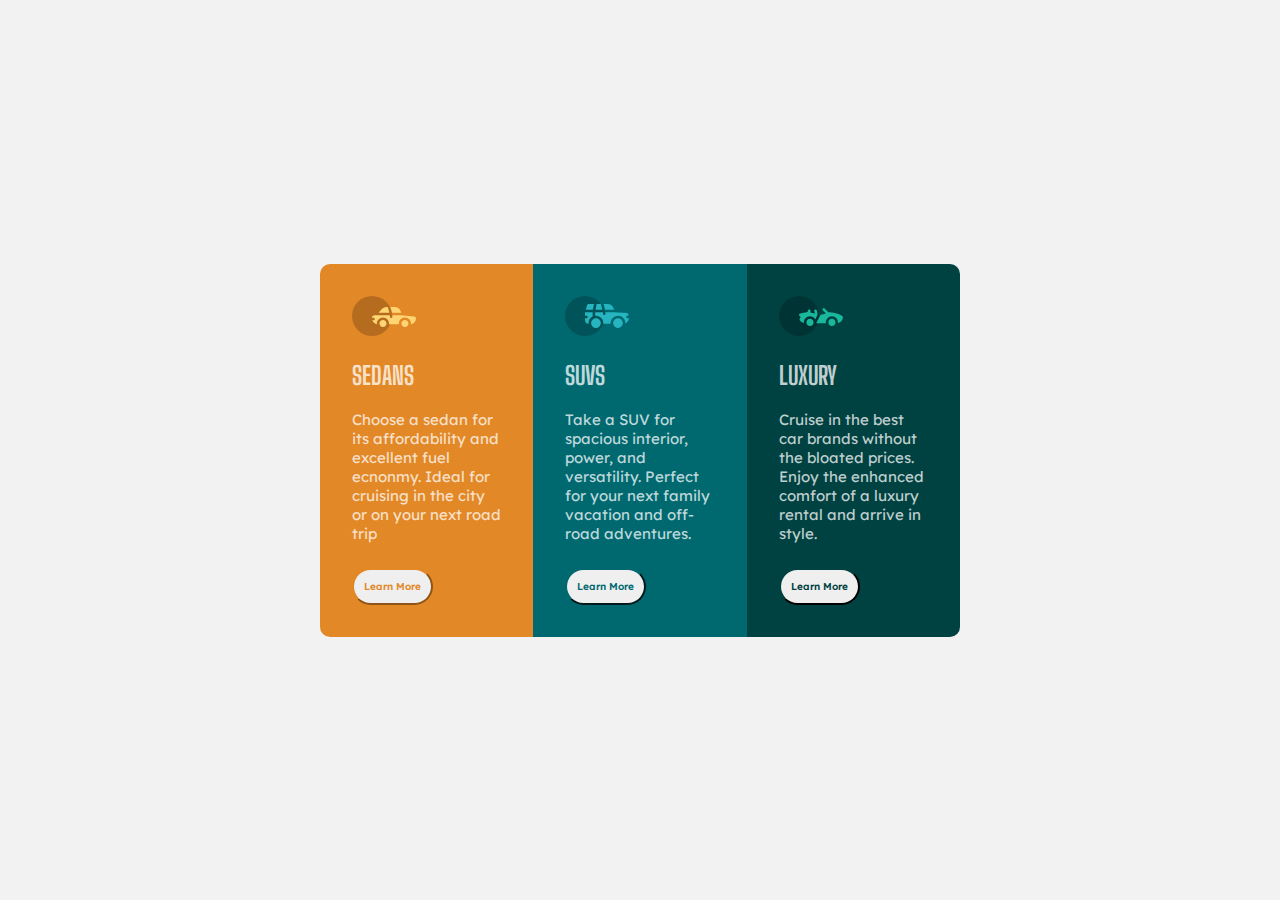
<file: CSS Flexbox and Grid Layout/index.html>
<!DOCTYPE html>
<html lang="en">

<head>
    <meta charset="UTF-8" />
    <meta http-equiv="X-UA-Compatible" content="IE=edge" />
    <meta name="viewport" content="width=device-width, initial-scale=1.0" />
    <title>Flexbox Layout</title>
    <link rel="stylesheet" href="style.css" />

</head>

<body>
 <main>
    <div class="sedan">
        <img src="images\icon-sedans.svg" alt="sedans" />
        <h3>SEDANS</h3>
        <p>
            Choose a sedan for its affordability and excellent fuel ecnonmy. Ideal
            for cruising in the city or on your next road trip
        </p>
        <button class="sedbut">Learn More</button>
    </div>
    <div class="suv">
        <img src="images\icon-suvs.svg" alt="suvs" />
        <h3>SUVS</h3>
        <p>
            Take a SUV for spacious interior, power, and versatility. Perfect for
            your next family vacation and off-road adventures.
        </p>
        <button class="suvbut">Learn More</button>
    </div>
    <div class="luxury">
        <img src="images\icon-luxury.svg" alt="luxury" />
        <h3>LUXURY</h3>
        <p>
            Cruise in the best car brands without the bloated prices. Enjoy the
            enhanced comfort of a luxury rental and arrive in style.
        </p>
        <button class="luxbut">Learn More</button>
    </div>
 </main>
</body>

</html>
</file>
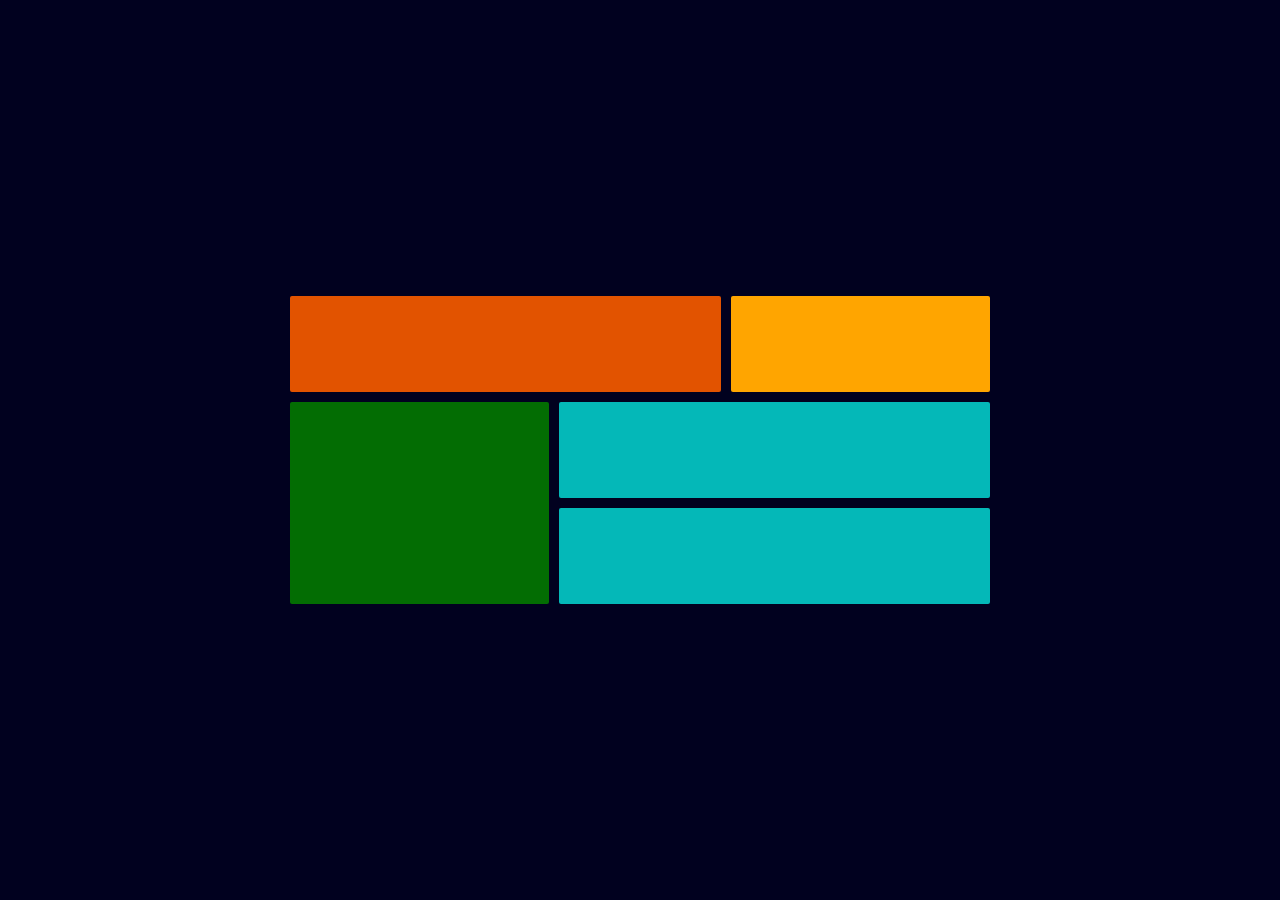
<file: CSS Flexbox and Grid Layout/grid.html>
<!DOCTYPE html>
<html lang="en">

<head>
    <meta charset="UTF-8">
    <meta http-equiv="X-UA-Compatible" content="IE=edge">
    <meta name="viewport" content="width=device-width, initial-scale=1.0">
    <title>Grid</title>
    <link rel="stylesheet" href="stylesheet.css">
</head>

<body>
    <main>
        <div class="t-left"> </div>
        <div class="t-right"> </div>

        <div class="b-left"></div>
        <div class="b-up"></div>
        <div class="b-down"></div>

    </main>
</body>

</html>
</file>
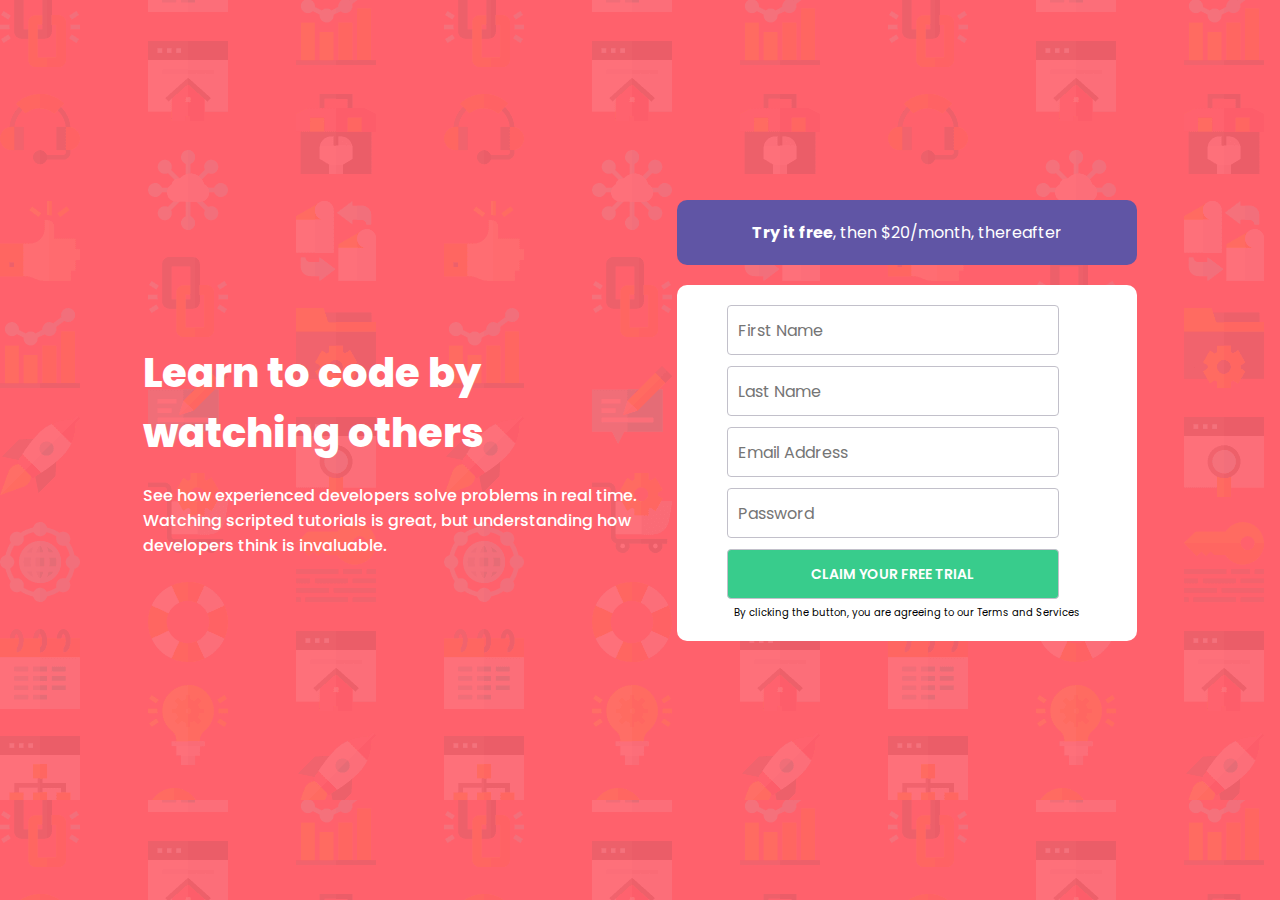
<file: Responsiveness and Media Queries/form.html>
<!DOCTYPE html>
<html lang="en">

<head>
    <meta charset="UTF-8">
    <meta http-equiv="X-UA-Compatible" content="IE=edge">
    <meta name="viewport" content="width=device-width, initial-scale=1.0">
    <title>Registration Form</title>
    <link rel="stylesheet" href="style.css">
</head>

<body>
    <div class="contentwrap">
        <main>
            <section class="leftcontent">
                <h2>Learn to code by <br> watching others</h2>
                <p>See how experienced developers solve problems in real time. <br> Watching scripted tutorials is
                    great, but understanding how <br>developers think is invaluable. </p>
            </section>
            <section class="rightcontent">
                <p class="banner"><strong>Try it free</strong>, then $20/month, thereafter </p>
                <div class="formwrap">
                    <form>
                        <input type="text" id="firstname" name="firstname" placeholder="First Name" required>
                        <i class="validation"><span></span><span></span></i>
                        <input type="text" id="lastname" name="lastname" placeholder="Last Name" required>
                        <i class="validation"><span></span><span></span></i>
                        <input type="email" id="email" name="email" placeholder="Email Address" required>
                        <i class="validation"><span></span><span></span></i>
                        <input type="password" id="password" name="password" placeholder="Password" required>
                        <i class="validation"><span></span><span></span></i>
                        <input type="button" class='button' id="button" value="CLAIM YOUR FREE TRIAL">
                    </form>
                    <p class="footnote">By clicking the button, you are agreeing to our Terms and Services</p>
                </div>
            </section>
        </main>
    </div>
</body>

</html>
</file>
<file: CSS Flexbox and Grid Layout/style.css>
@import url('https://fonts.googleapis.com/css2?family=Lexend+Deca&display=swap');
@import url('https://fonts.googleapis.com/css2?family=Big+Shoulders+Display:wght@700&family=Lexend+Deca:wght@700&display=swap');
    
* {
  margin: 0;
  box-sizing: border-box;
  padding: 0;
}

body {
  background-color: hsl(0, 0%, 95%);
  }

main {
  margin: auto;
  display: flex;
  width: 50%;
height: 100vh;
 align-items: center;
  justify-content: center;}

div {
  padding: 2em;
    width: 100%;
    height: fit-content;
    justify-content: center;
  

}
.sedan {
  background-color: hsl(31, 77%, 52%);
  border-top-left-radius: 10px;
  border-bottom-left-radius: 10px;
}
.suv {
  background-color: hsl(184, 100%, 22%);
}
.luxury {
  background-color: hsl(179, 100%, 13%);
  border-top-right-radius: 10px;
  border-bottom-right-radius: 10px;
}

button {
  border-radius: 25px;
  font-size: 10px;
  padding: 10px;
  font-family: "Lexend Deca";
  font-weight:600; 
  box-shadow: none;
  }
.sedbut{border-color:hsl(31, 77%, 52%) ;
color: hsl(31, 77%, 52%);}
.suvbut{border-color: hsl(184, 100%, 22%);
color: hsl(184, 100%, 22%);;}
.luxbut{border-color: hsl(179, 100%, 13%);
color: hsl(179, 100%, 13%);}

h3{padding-top: 20px;
padding-bottom: 20px;
font-size: 25px;
font-family: "Big Shoulders Display";
color: hsla(0, 0%, 100%, 0.75);}

p{padding-bottom: 25px;
  font-family: "Lexend Deca";
  font-size: 15px;
    color: hsla(0, 0%, 100%, 0.75);}
</file>
<file: CSS Flexbox and Grid Layout/stylesheet.css>
* {
  margin: 0;
  box-sizing: border-box;
  padding: 0;
}

body {
  background-color: rgb(1, 1, 31);
  display: flex;
  place-items: center;
  height: 100vh;
}
main {
  background-color: rgb(1, 1, 31);
  display: grid;
  grid-template-areas: 
  'a a b'
  'a a b'
  'c d d'
  'c e e';

  margin: auto;
  width: 100vh;
  gap: 10px;
  padding: 100px;
}

div {
  padding: 3em;
  border-radius: 2px;
  
}

.t-left {
  background-color:rgb(226, 83, 0);
  grid-area: a;
  }

.t-right {
  background-color: orange;
  grid-area: b;
}

.b-left {
  background-color: rgb(3, 109, 3);
  grid-area: c;
}
.b-up {
    background-color: rgb(4, 184, 184);
    grid-area: d;
  }

  .b-down {
    background-color: rgb(4, 184, 184);
    grid-area: e;
  }
</file>
<file: Responsiveness and Media Queries/style.css>
@import url('https://fonts.googleapis.com/css2?family=Poppins:wght@400;500;600;700&display=swap');


* {
    margin: 0;
    box-sizing: border-box;
    padding: 0;
}

body {font-family: 'Poppins', sans-serif;}

.contentwrap {
    background-image: url("images/bg-intro-desktop.png");
    background-color: #ff616c;
    
}

main {
    margin: auto;
    display: flex;
    width: 80%;
    height: 100vh;
    align-items: center;
    justify-content: center;


}
.leftcontent {
padding-right: 20px;}
.leftcontent> h2{ font-size: 40px; color: white
; font-weight: 800;
margin-bottom: 20px;
}

.leftcontent> p{ font-size: 16px; color: white
    ; font-weight: 500;}

    .rightcontent {
        height: 500px;
        width: 45%;
        margin-left: 20px;
    }

.banner {
    background-color: hsl(248, 32%, 49%);
    color: white;
    text-align: center;
    padding: 20px 50px 20px 50px;
    margin-bottom: 20px;
    border-radius: 10px;
}


.formwrap {
    background-color: white;
    padding: 20px;
    border-radius: 10px;
}

form {
    display: grid;
    height: 300px;
    width: 100%;
    padding-left: 30px;
    font-family: 'Poppins';
}



.button {
    background-color: hsl(154, 59%, 51%);
    color: white;
    font-family: 'Poppins';
    font-size: 14px;
    font-weight: 600
}

input {
    box-sizing: border-box;
    width: 100%;
    outline: none;
    height: 50px;
    line-height: px;
    border-radius: 4px;
}


input {
    width: 85%;
    padding: 10px;
    margin: 0;
    font-family: 'Poppins';
    color: #8a8b8e;
    border: 1px solid #c2c0ca;
    font-size: 16px;
    position: relative;
}

input[type="text"]:focus,
input[type="password"]:focus {
    border-color: #3ca9e2;
}

input[type="text"]:focus:invalid,
input[type="password"]:focus:invalid {
    color: #cc1e2b;
    border-color: #cc1e2b;
}

input[type="text"]:valid~.validation,
input[type="password"]:valid~.validation {
    display: block;
    border-color: #0C0;}

    .footnote {font-size: 10px;
    text-align: center;}
</file>
